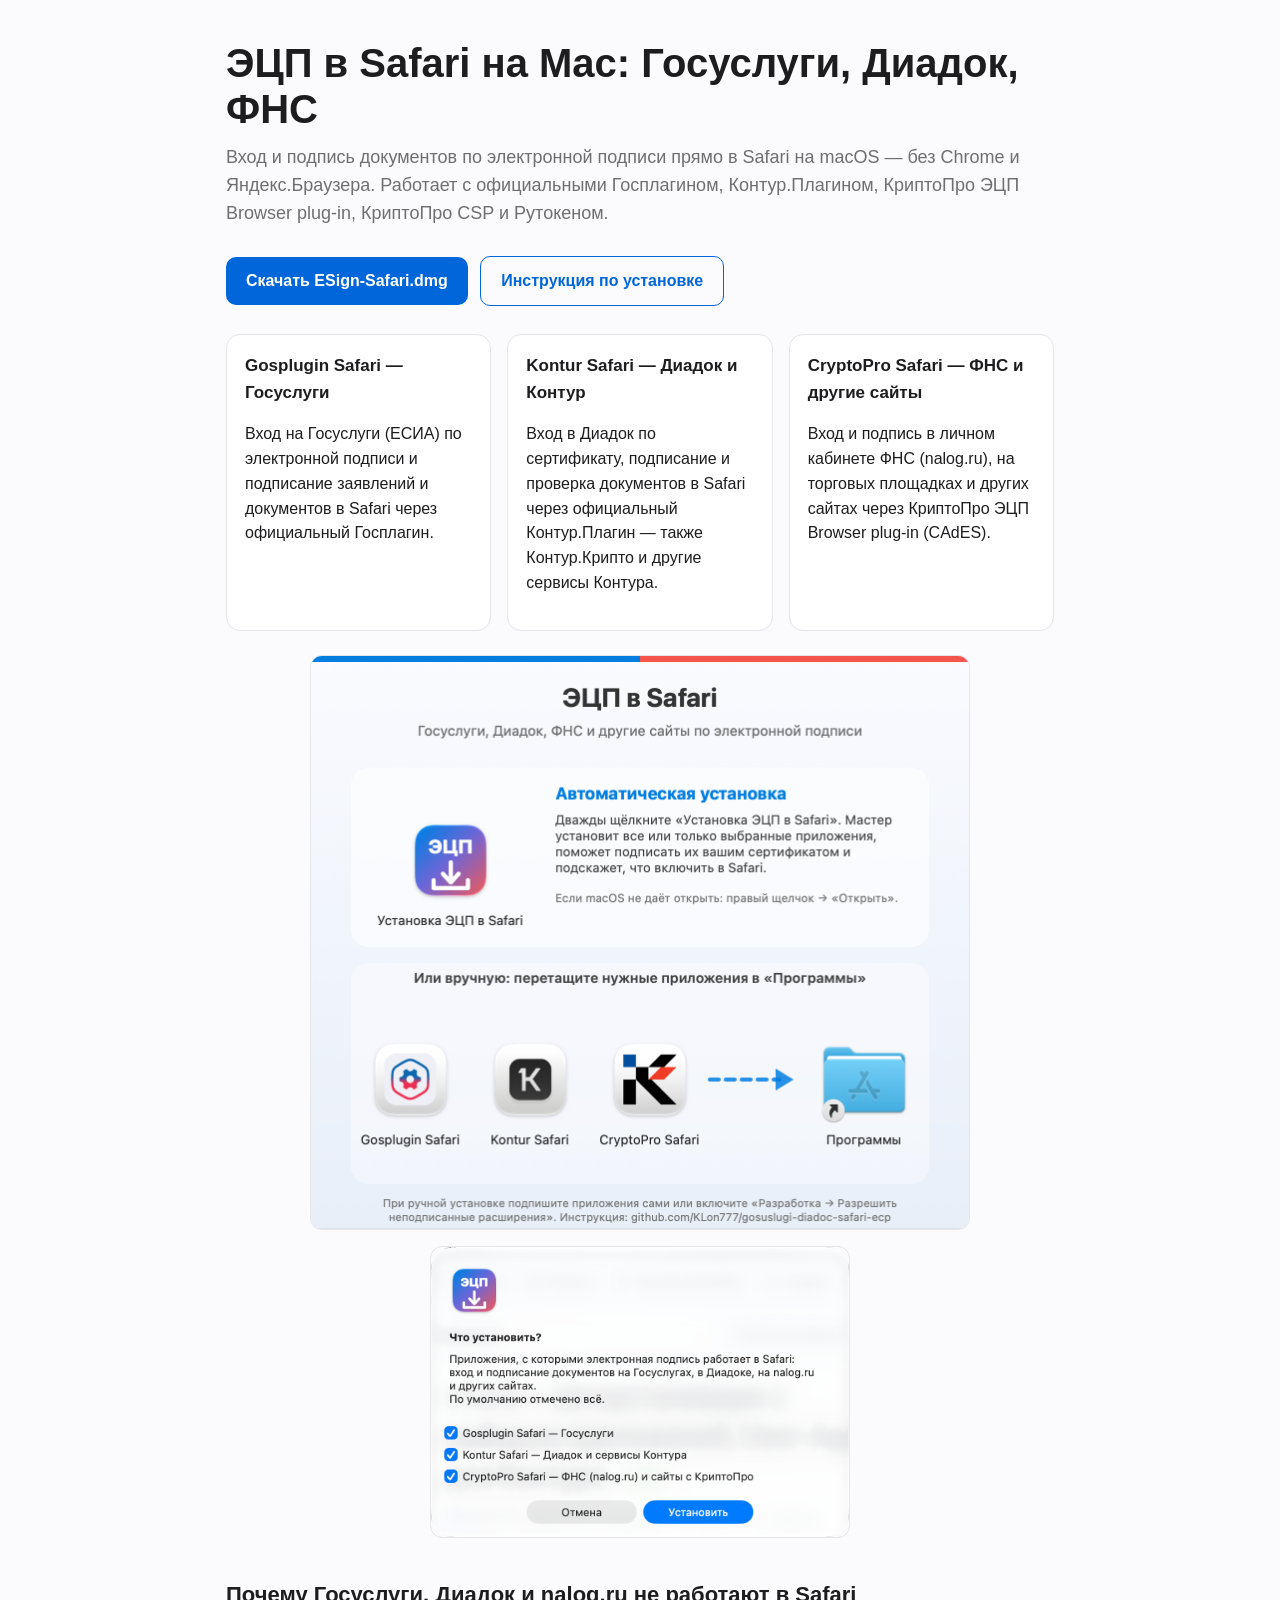
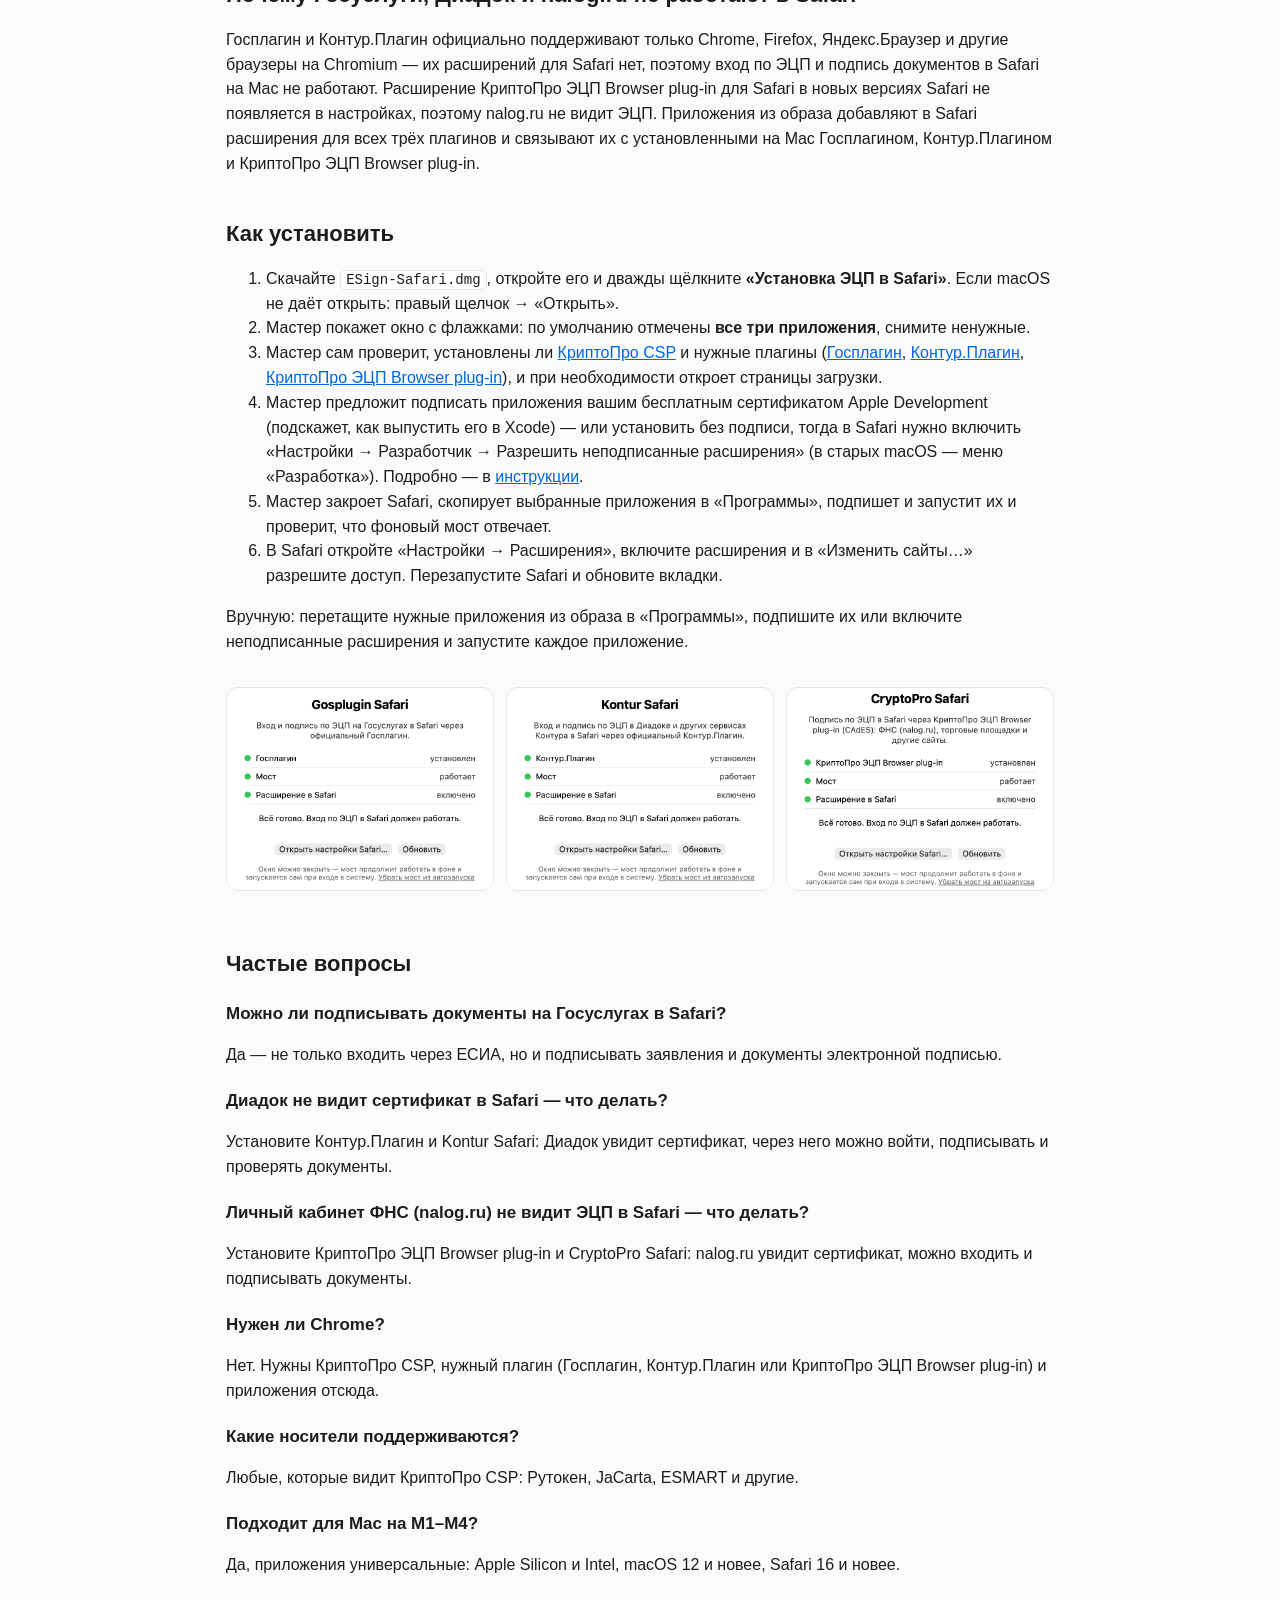
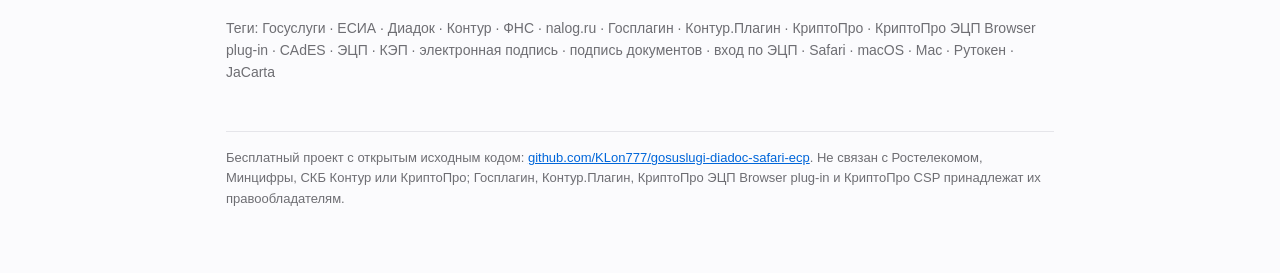
<file: docs/index.html>
<!DOCTYPE html>
<html lang="ru">
<head>
<meta charset="utf-8">
<meta name="viewport" content="width=device-width, initial-scale=1">
<title>ЭЦП в Safari на Mac: Госуслуги, Диадок, ФНС — вход и подпись документов</title>
<meta name="description" content="Как войти по электронной подписи и подписывать документы на Госуслугах, в Диадоке и в личном кабинете ФНС (nalog.ru) в Safari на macOS. Бесплатные приложения Gosplugin Safari, Kontur Safari и CryptoPro Safari для Госплагина, Контур.Плагина и КриптоПро ЭЦП Browser plug-in, КриптоПро CSP, Рутокен.">
<meta name="keywords" content="Госуслуги, ЕСИА, Диадок, Контур, Госплагин, Контур.Плагин, КриптоПро, ЭЦП, КЭП, электронная подпись, подпись документов, вход по ЭЦП, Safari, macOS, Рутокен, JaCarta, Госуслуги Safari, ЭЦП Safari Mac, Госплагин Safari, Диадок Safari, Контур.Плагин macOS, КриптоПро Safari, вход по электронной подписи Mac, подпись документов Safari, ЕСИА Safari, Рутокен Mac, nalog.ru Safari, ФНС ЭЦП Safari, личный кабинет налогоплательщика Safari, КриптоПро ЭЦП Browser plug-in Safari, CAdES Safari, cadesplugin Safari">
<link rel="canonical" href="https://klon777.github.io/gosuslugi-diadoc-safari-ecp/">
<meta property="og:type" content="website">
<meta property="og:locale" content="ru_RU">
<meta property="og:title" content="ЭЦП в Safari на Mac: Госуслуги и Диадок">
<meta property="og:description" content="Вход и подпись документов по ЭЦП на Госуслугах, в Диадоке и на nalog.ru прямо в Safari на macOS.">
<meta property="og:url" content="https://klon777.github.io/gosuslugi-diadoc-safari-ecp/">
<meta property="og:image" content="https://klon777.github.io/gosuslugi-diadoc-safari-ecp/dmg.png">
<script type="application/ld+json">
{
  "@context": "https://schema.org",
  "@type": "SoftwareApplication",
  "name": "Gosplugin Safari, Kontur Safari и CryptoPro Safari",
  "operatingSystem": "macOS 12+",
  "applicationCategory": "UtilitiesApplication",
  "description": "Приложения для macOS, с которыми вход и подпись документов по электронной подписи (ЭЦП) работают в Safari на Госуслугах, в Диадоке, на nalog.ru и других сайтах с КриптоПро ЭЦП Browser plug-in.",
  "offers": {"@type": "Offer", "price": "0", "priceCurrency": "RUB"},
  "downloadUrl": "https://github.com/KLon777/gosuslugi-diadoc-safari-ecp/releases/latest",
  "url": "https://klon777.github.io/gosuslugi-diadoc-safari-ecp/"
}
</script>
<style>
  :root { color-scheme: light dark; --fg:#1d1d1f; --muted:#6e6e73; --bg:#fbfbfd; --card:#fff; --line:#e5e5ea; --accent:#0066d9; }
  @media (prefers-color-scheme: dark) { :root { --fg:#f5f5f7; --muted:#a1a1a6; --bg:#111113; --card:#1c1c1e; --line:#2c2c2e; --accent:#4c9bff; } }
  * { box-sizing: border-box; }
  body { margin:0; background:var(--bg); color:var(--fg); font:16px/1.55 -apple-system, BlinkMacSystemFont, "Segoe UI", Roboto, sans-serif; }
  main { max-width: 860px; margin: 0 auto; padding: 40px 16px 64px; }
  h1 { font-size: clamp(28px, 5vw, 40px); line-height:1.15; margin: 0 0 12px; }
  h2 { font-size: 22px; margin: 40px 0 12px; }
  h3 { font-size: 17px; margin: 20px 0 6px; }
  p, li { color: var(--fg); }
  .lead { font-size: 18px; color: var(--muted); margin: 0 0 24px; }
  .btn { display:inline-block; background:var(--accent); color:#fff; text-decoration:none; padding:12px 20px; border-radius:10px; font-weight:600; margin: 4px 8px 4px 0; }
  .btn.alt { background:transparent; color:var(--accent); border:1px solid var(--accent); }
  .cards { display:grid; grid-template-columns: repeat(auto-fit, minmax(240px, 1fr)); gap:16px; margin: 24px 0; }
  .card { background:var(--card); border:1px solid var(--line); border-radius:14px; padding:18px; }
  .card h3 { margin-top:0; }
  img { max-width:100%; height:auto; border-radius:12px; border:1px solid var(--line); display:block; margin: 16px auto; }
  .shots { display:grid; grid-template-columns: repeat(auto-fit, minmax(260px, 1fr)); gap:12px; }
  code { background: var(--card); border:1px solid var(--line); padding: 1px 5px; border-radius:5px; font-size: 14px; }
  footer { color: var(--muted); font-size: 13px; margin-top: 48px; border-top:1px solid var(--line); padding-top: 16px; }
  a { color: var(--accent); }
  .tags { color: var(--muted); font-size: 14px; margin-top: 40px; }
</style>
</head>
<body>
<main>
<h1>ЭЦП в Safari на Mac: Госуслуги, Диадок, ФНС</h1>
<p class="lead">Вход и подпись документов по электронной подписи прямо в Safari на macOS — без Chrome и Яндекс.Браузера.
Работает с официальными Госплагином, Контур.Плагином, КриптоПро ЭЦП Browser plug-in, КриптоПро CSP и Рутокеном.</p>

<a class="btn" href="https://github.com/KLon777/gosuslugi-diadoc-safari-ecp/releases/latest/download/ESign-Safari.dmg">Скачать ESign-Safari.dmg</a>
<a class="btn alt" href="https://github.com/KLon777/gosuslugi-diadoc-safari-ecp#readme">Инструкция по установке</a>

<div class="cards">
  <div class="card">
    <h3>Gosplugin Safari — Госуслуги</h3>
    <p>Вход на Госуслуги (ЕСИА) по электронной подписи и подписание заявлений и документов в Safari через официальный Госплагин.</p>
  </div>
  <div class="card">
    <h3>Kontur Safari — Диадок и Контур</h3>
    <p>Вход в Диадок по сертификату, подписание и проверка документов в Safari через официальный Контур.Плагин — также Контур.Крипто и другие сервисы Контура.</p>
  </div>
  <div class="card">
    <h3>CryptoPro Safari — ФНС и другие сайты</h3>
    <p>Вход и подпись в личном кабинете ФНС (nalog.ru), на торговых площадках и других сайтах через КриптоПро ЭЦП Browser plug-in (CAdES).</p>
  </div>
</div>

<img src="dmg.png" width="660" alt="Образ ESign-Safari.dmg: мастер «Установка ЭЦП в Safari» и приложения Gosplugin Safari, Kontur Safari, CryptoPro Safari">

<img src="wizard.png" width="420" alt="Мастер «Установка ЭЦП в Safari»: выбор приложений флажками, по умолчанию отмечены все">

<h2>Почему Госуслуги, Диадок и nalog.ru не работают в Safari</h2>
<p>Госплагин и Контур.Плагин официально поддерживают только Chrome, Firefox, Яндекс.Браузер и другие браузеры на Chromium —
их расширений для Safari нет, поэтому вход по ЭЦП и подпись документов в Safari на Mac не работают.
Расширение КриптоПро ЭЦП Browser plug-in для Safari в новых версиях Safari не появляется в настройках, поэтому nalog.ru не видит ЭЦП.
Приложения из образа добавляют в Safari расширения для всех трёх плагинов и связывают их с установленными на Mac
Госплагином, Контур.Плагином и КриптоПро ЭЦП Browser plug-in.</p>

<h2>Как установить</h2>
<ol>
  <li>Скачайте <code>ESign-Safari.dmg</code>, откройте его и дважды щёлкните <b>«Установка ЭЦП в Safari»</b>.
    Если macOS не даёт открыть: правый щелчок → «Открыть».</li>
  <li>Мастер покажет окно с флажками: по умолчанию отмечены <b>все три приложения</b>, снимите ненужные.</li>
  <li>Мастер сам проверит, установлены ли <a href="https://www.cryptopro.ru/products/csp/downloads">КриптоПро CSP</a> и нужные плагины
    (<a href="https://www.gosuslugi.ru/landing/gosplugin">Госплагин</a>, <a href="https://install.kontur.ru">Контур.Плагин</a>,
    <a href="https://www.cryptopro.ru/products/cades/plugin">КриптоПро ЭЦП Browser plug-in</a>), и при необходимости откроет страницы загрузки.</li>
  <li>Мастер предложит подписать приложения вашим бесплатным сертификатом Apple Development (подскажет, как выпустить его в Xcode) —
    или установить без подписи, тогда в Safari нужно включить «Настройки → Разработчик → Разрешить неподписанные расширения» (в старых macOS — меню «Разработка»).
    Подробно — в <a href="https://github.com/KLon777/gosuslugi-diadoc-safari-ecp#readme">инструкции</a>.</li>
  <li>Мастер закроет Safari, скопирует выбранные приложения в «Программы», подпишет и запустит их и проверит, что фоновый мост отвечает.</li>
  <li>В Safari откройте «Настройки → Расширения», включите расширения и в «Изменить сайты…» разрешите доступ. Перезапустите Safari и обновите вкладки.</li>
</ol>
<p>Вручную: перетащите нужные приложения из образа в «Программы», подпишите их или включите неподписанные расширения и запустите каждое приложение.</p>

<div class="shots">
  <img src="app-gosplugin.png" alt="Окно Gosplugin Safari: Госплагин установлен, мост работает, расширение включено">
  <img src="app-kontur.png" alt="Окно Kontur Safari: Контур.Плагин установлен, мост работает, расширение включено">
  <img src="app-cryptopro.png" alt="Окно CryptoPro Safari: КриптоПро ЭЦП Browser plug-in установлен, мост работает, расширение включено">
</div>

<h2>Частые вопросы</h2>
<h3>Можно ли подписывать документы на Госуслугах в Safari?</h3>
<p>Да — не только входить через ЕСИА, но и подписывать заявления и документы электронной подписью.</p>
<h3>Диадок не видит сертификат в Safari — что делать?</h3>
<p>Установите Контур.Плагин и Kontur Safari: Диадок увидит сертификат, через него можно войти, подписывать и проверять документы.</p>
<h3>Личный кабинет ФНС (nalog.ru) не видит ЭЦП в Safari — что делать?</h3>
<p>Установите КриптоПро ЭЦП Browser plug-in и CryptoPro Safari: nalog.ru увидит сертификат, можно входить и подписывать документы.</p>
<h3>Нужен ли Chrome?</h3>
<p>Нет. Нужны КриптоПро CSP, нужный плагин (Госплагин, Контур.Плагин или КриптоПро ЭЦП Browser plug-in) и приложения отсюда.</p>
<h3>Какие носители поддерживаются?</h3>
<p>Любые, которые видит КриптоПро CSP: Рутокен, JaCarta, ESMART и другие.</p>
<h3>Подходит для Mac на M1–M4?</h3>
<p>Да, приложения универсальные: Apple Silicon и Intel, macOS 12 и новее, Safari 16 и новее.</p>

<p class="tags">Теги: Госуслуги · ЕСИА · Диадок · Контур · ФНС · nalog.ru · Госплагин · Контур.Плагин · КриптоПро · КриптоПро ЭЦП Browser plug-in · CAdES · ЭЦП · КЭП · электронная подпись · подпись документов · вход по ЭЦП · Safari · macOS · Mac · Рутокен · JaCarta</p>
<footer>
  Бесплатный проект с открытым исходным кодом: <a href="https://github.com/KLon777/gosuslugi-diadoc-safari-ecp">github.com/KLon777/gosuslugi-diadoc-safari-ecp</a>.
  Не связан с Ростелекомом, Минцифры, СКБ Контур или КриптоПро; Госплагин, Контур.Плагин, КриптоПро ЭЦП Browser plug-in и КриптоПро CSP принадлежат их правообладателям.
</footer>
</main>
</body>
</html>
</file>
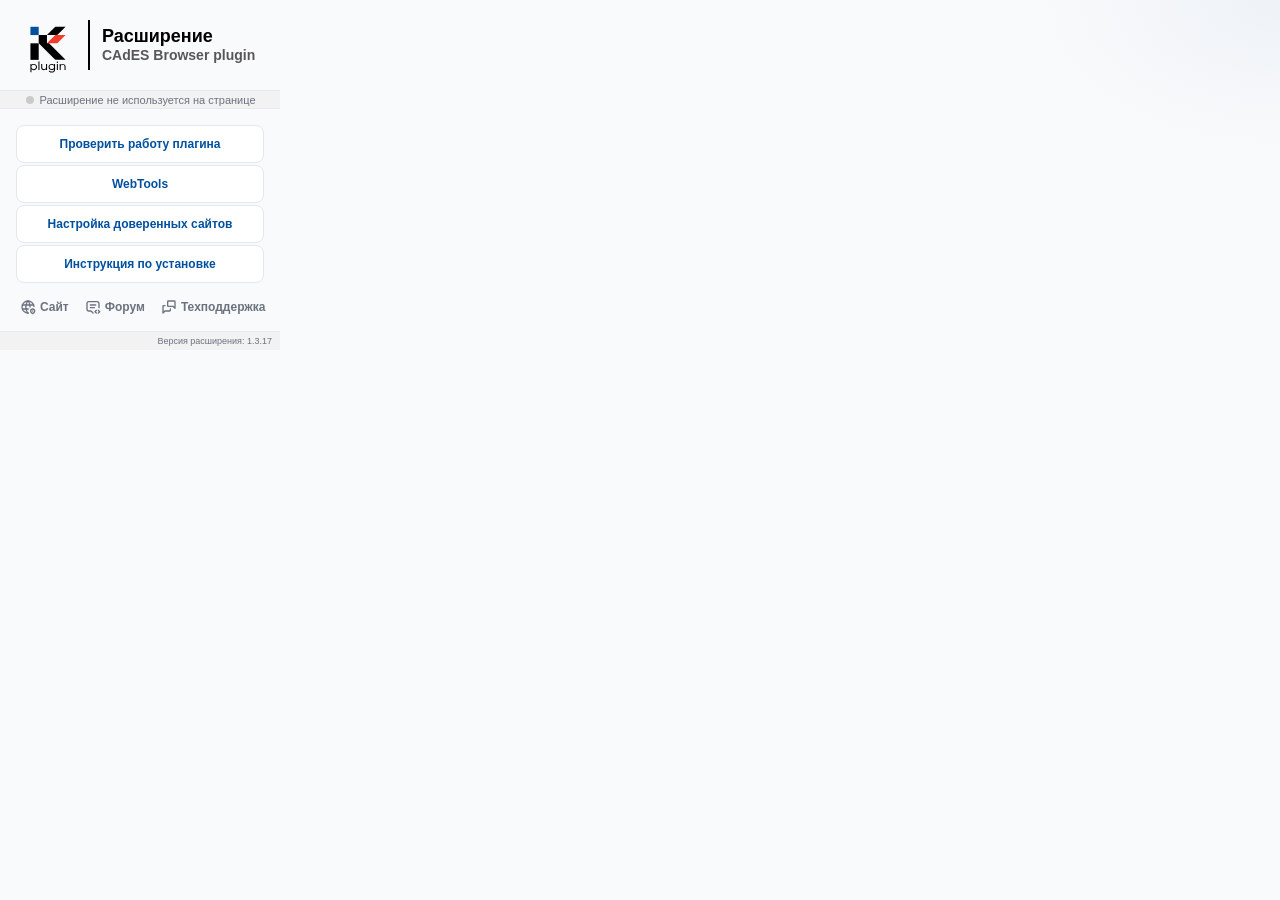
<file: CryptoPro Safari/CryptoPro Safari Extension/Resources/popup_default.html>
﻿<html xmlns="http://www.w3.org/1999/xhtml">
<head>
    <meta name="robots" content="noindex, nofollow" charset="utf-8" />
    <link href="popup.css" rel="stylesheet" type="text/css" />
</head>
<body>
    <section class="product">
        <a href="#" id="logo">
            <img class="logo" src="icons/logo_plugin.svg" />
        </a>
        <div class="vertical-line"></div>
        <div class="name">
            <span class="name-company">Расширение</span>
            <span class="name-product">CAdES Browser plugin</span>
        </div>
    </section>
    <section class="status notactive">
        <svg height="12" width="12">
            <circle cx="6" cy="8" r="4" fill="#cacaca" />
        </svg>
        <span>Расширение не используется на странице</span>
    </section>
    <section class="links">
        <a href="#" class="link link-btn" id="button_check_available">
            Проверить работу плагина
        </a>
        <a href="#" class="link link-btn" id="button_webtools">
            WebTools
        </a>
        <a href="#" class="link link-btn" id="button_trusted_sites">
            Настройка доверенных сайтов
        </a>
        <a href="#" class="link link-btn" id="button_instruction">
            Инструкция по установке
        </a>
    </section>
    <section class="links inline">
        <a href="#" class="link" id="button_site">
            <svg xmlns="http://www.w3.org/2000/svg" width="16" height="16" viewBox="0 0 24 24" fill="none" stroke="currentColor" stroke-width="2" stroke-linecap="round" stroke-linejoin="round"><path stroke="none" d="M0 0h24v24H0z" fill="none"/><path d="M20.972 11.291a9 9 0 1 0 -8.322 9.686" /><path d="M3.6 9h16.8" /><path d="M3.6 15h8.9" /><path d="M11.5 3a17 17 0 0 0 0 18" /><path d="M12.5 3a16.986 16.986 0 0 1 2.578 9.018" /><path d="M21.121 20.121a3 3 0 1 0 -4.242 0c.418 .419 1.125 1.045 2.121 1.879c1.051 -.89 1.759 -1.516 2.121 -1.879" /><path d="M19 18v.01" /></svg>
            Сайт
        </a>
        <a href="#" class="link" id="button_forum">
            <svg xmlns="http://www.w3.org/2000/svg" width="16" height="16" viewBox="0 0 24 24" fill="none" stroke="currentColor" stroke-width="2" stroke-linecap="round" stroke-linejoin="round"><path stroke="none" d="M0 0h24v24H0z" fill="none"></path><path d="M8 9h8"></path><path d="M8 13h6"></path><path d="M12 21l-1 -1l-2 -2h-3a3 3 0 0 1 -3 -3v-8a3 3 0 0 1 3 -3h12a3 3 0 0 1 3 3v6"></path><path d="M20 21l2 -2l-2 -2"></path><path d="M17 17l-2 2l2 2"></path></svg>
            Форум
        </a>
        <a href="#" class="link" id="button_support">
            <svg xmlns="http://www.w3.org/2000/svg" width="16" height="16" viewBox="0 0 24 24" fill="none" stroke="currentColor" stroke-width="2" stroke-linecap="round" stroke-linejoin="round"><path stroke="none" d="M0 0h24v24H0z" fill="none"/><path d="M21 14l-3 -3h-7a1 1 0 0 1 -1 -1v-6a1 1 0 0 1 1 -1h9a1 1 0 0 1 1 1v10" /><path d="M14 15v2a1 1 0 0 1 -1 1h-7l-3 3v-10a1 1 0 0 1 1 -1h2" /></svg>
            Техподдержка
        </a>
    </section>
    <footer>
        Версия расширения: 1.3.17
    </footer>
    <script language="javascript" src="popup.js"></script>
</body>
</html>
</file>
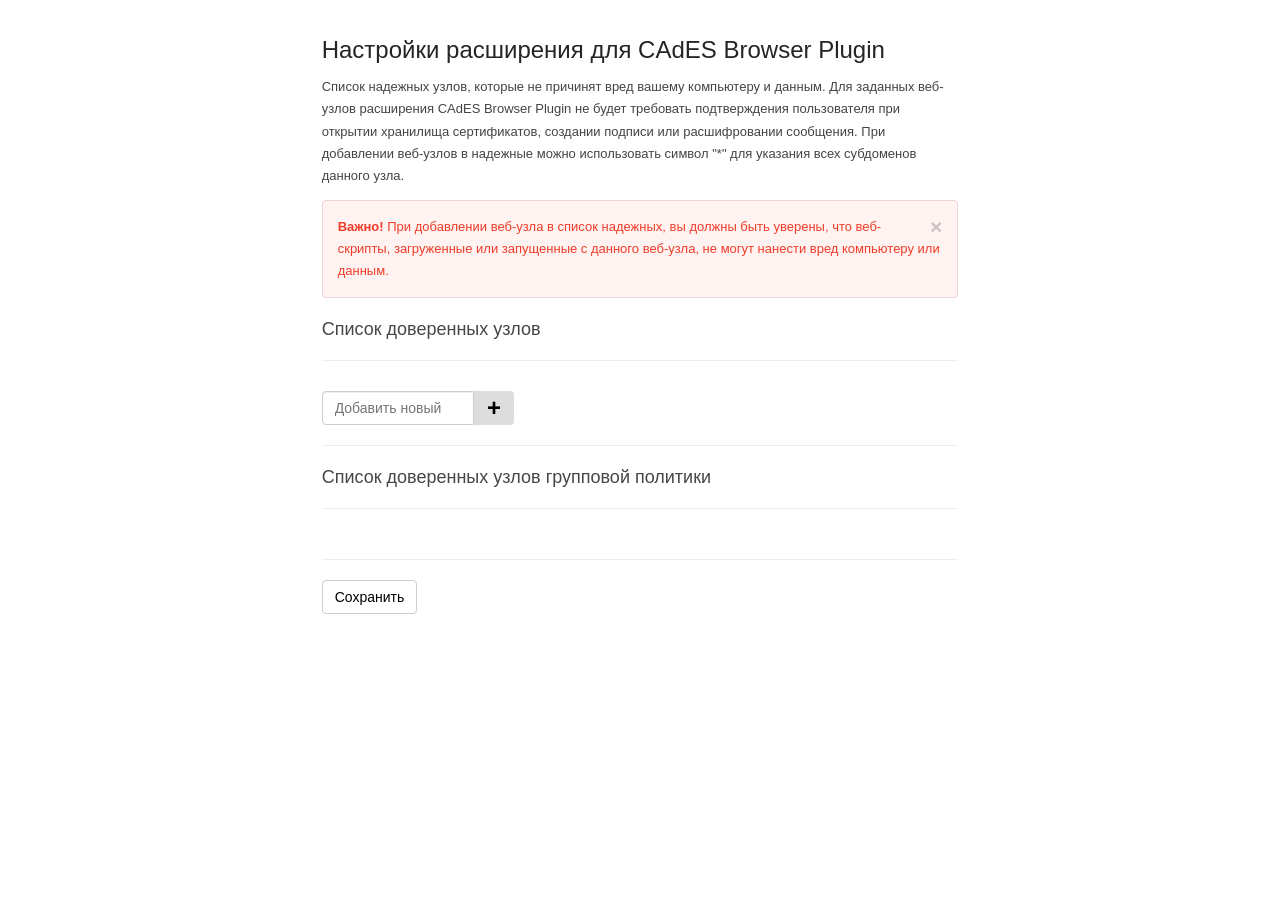
<file: CryptoPro Safari/CryptoPro Safari Extension/Resources/trusted_sites.html>
<!DOCTYPE HTML PUBLIC "-//W3C//DTD XHTML 1.0 Transitional//EN" "http://www.w3.org/TR/xhtml1/DTD/xhtml1-transitional.dtd">
<html xmlns="http://www.w3.org/1999/xhtml">
<head>
    <meta http-equiv="Content-Type" content="text/html; charset=UTF-8" />
    <title>Настройки ЭЦП Browser Plugin</title>
    <meta name="viewport" content="width=device-width, initial-scale=1.0" />
    <meta http-equiv="X-UA-Compatible" content="IE=edge" />
    <link rel="shortcut icon" href="/icons/favicon.png">
    <script type="text/javascript" src="trusted_sites.js"></script>
    <script type="text/javascript" src="nmcades_plugin_api.js"></script>
    <script type="text/javascript" src="content.js"></script>
    <style type="text/css">
        object.hiddenObject {
            visibility: hidden;
            width: 0;
            height: 0;
            margin: 0;
            padding: 0;
            border-style: none;
            border-width: 0;
            max-width: 0;
            max-height: 0;
        }

        html {
            height: 100%;
            font-size: 62.5%;
            box-sizing: border-box;
        }

        body {
            display: block;
            box-sizing: border-box;
            margin: 0;
            height: 100%;
            font: 13px/1.7em Arial, 'Liberation Sans', Arimo, Roboto, sans-serif;
            color: #444444;
            background-color: white;
        }

        *, *:before, *:after {
            -webkit-box-sizing: border-box;
            -moz-box-sizing: border-box;
            box-sizing: border-box;
        }

        div.container {
            max-width: 1000px;
            width: 100%;
            margin-left: auto;
            margin-right: auto;
            padding-left: 15px;
            padding-right: 15px;
        }

        .container:before, .container:after {
            display: table;
            content: " ";
        }

        .container:after {
            clear: both;
        }

        div.row {
            margin-left: -15px;
            margin-right: -15px;
            box-sizing: border-box;
        }

        .row:before, .row:after {
            display: table;
            content: " ";
        }

        div.centralBlock {
            width: 66.67%;
            float: left;
            min-height: 1px;
            padding-left: 15px;
            padding-right: 15px;
            position: relative;
            box-sizing: border-box;
        }

        div.shift {
            display: block !important;
            min-height: 1px;
            padding-left: 15px;
            padding-right: 15px;
            position: relative;
            width: 16.67%;
            float: left;
        }

        h1 {
            margin-top: 1.54em;
            color: #252525;
            font-size: 24px;
            margin-bottom: 10px;
            font-weight: 500;
            line-height: 1.1;
            margin-left: 0;
            margin-right: 0;
            box-sizing: border-box;
        }

        div.alert {
            box-sizing: border-box;
            transition-delay: 0;
            transition-duration: 0.15s;
            transition-property: opacity;
            transition-timing-function: cubic-bezier(0, 0, 1, 1);
            background-color: #f03c280f;
            border-bottom-color: #EED3D7;
            border-left-color: #EED3D7;
            border-right-color: #EED3D7;
            border-top-color: #EED3D7;
            color: #f03c28;
            border-bottom-left-radius: 4px;
            border-bottom-right-radius: 4px;
            border-bottom-style: solid;
            border-bottom-width: 1px;
            border-left-style: solid;
            border-left-width: 1px;
            border-right-style: solid;
            border-right-width: 1px;
            border-top-left-radius: 4px;
            border-top-right-radius: 4px;
            border-top-style: solid;
            border-top-width: 1px;
            margin-bottom: 20px;
            padding-bottom: 15px;
            padding-left: 15px;
            padding-right: 15px;
            padding-top: 15px;
            opacity: 1;
        }

        div.success {
            box-sizing: border-box;
            transition-delay: 0;
            transition-duration: 0.15s;
            transition-property: opacity;
            transition-timing-function: cubic-bezier(0, 0, 1, 1);
            background-color: #ccfcda;
            border-bottom-color: #99e1ae;
            border-left-color: #99e1ae;
            border-right-color: #99e1ae;
            border-top-color: #99e1ae;
            color: #126c3a;
            border-bottom-left-radius: 4px;
            border-bottom-right-radius: 4px;
            border-bottom-style: solid;
            border-bottom-width: 1px;
            border-left-style: solid;
            border-left-width: 1px;
            border-right-style: solid;
            border-right-width: 1px;
            border-top-left-radius: 4px;
            border-top-right-radius: 4px;
            border-top-style: solid;
            border-top-width: 1px;
            margin-bottom: 20px;
            padding-bottom: 15px;
            padding-left: 15px;
            padding-right: 15px;
            padding-top: 15px;
            opacity: 1;
        }

        button, html input[type="button"] {
            cursor: pointer;
        }

            button.close {
                border-style: none;
                border-color: currentColor;
                border-width: 0;
                margin: 0;
                padding: 0;
                float: right;
                text-align: center;
                text-indent: 0;
                white-space: nowrap;
                font-size: 21px;
                font-weight: 700;
                line-height: 1;
                text-transform: none;
                color: #000000;
                opacity: 0.2;
                text-shadow: 0 1px 0 #FFFFFF;
                background-clip: border-box;
                background-origin: padding-box;
                background-size: auto;
                cursor: pointer;
                box-sizing: border-box;
                display: inline-block;
                background-color: transparent;
            }

        h2 {
            color: #464646;
            font-size: 18px;
            font-weight: 400;
        }

        ul.nodeslist {
            list-style-image: none;
            list-style-position: outside;
            list-style-type: none;
            padding-left: 0;
            margin-bottom: 10px;
            margin-top: 0;
            box-sizing: border-box;
        }

        button.close.pull-left {
            float: left !important;
            margin-right: 5px;
        }

        .close:hover, .close:focus {
            color: #000000;
            cursor: pointer;
            opacity: 0.5;
            text-decoration: none;
            outline: none;
        }

        .close:focus {
            opacity: 1;
            color: #f03c28;
        }

        div.add-new {
            min-height: 1px;
            padding-left: 15px;
            padding-right: 15px;
            position: relative;
            float: left;
            width: 33.33%;
            box-sizing: border-box;
        }

        div.input-group {
            border-collapse: separate;
            display: table;
            position: relative;
            box-sizing: border-box;
        }

        input.form-control {
            background-color: #FFFFFF;
            border-bottom-color: #CCCCCC;
            border-bottom-left-radius: 4px;
            border-bottom-right-radius: 0;
            border-bottom-style: solid;
            border-bottom-width: 1px;
            border-left-color: #CCCCCC;
            border-left-style: solid;
            border-left-width: 1px;
            border-right-color: #CCCCCC;
            border-right-style: solid;
            border-right-width: 1px;
            border-top-color: #CCCCCC;
            border-top-left-radius: 4px;
            border-top-right-radius: 0;
            border-top-style: solid;
            border-top-width: 1px;
            border-collapse: separate;
            box-shadow: inset 0 1px 1px rgba(0, 0, 0, 0.071);
            color: #555555;
            display: table-cell;
            font-size: 14px;
            height: 34px;
            line-height: 1.43;
            padding-bottom: 6px;
            padding-left: 12px;
            padding-right: 12px;
            padding-top: 6px;
            transition-delay: 0, 0;
            transition-duration: 0.15s, 0.15s;
            transition-property: border-color, box-shadow;
            transition-timing-function: cubic-bezier(0.42, 0, 0.58, 1), cubic-bezier(0.42, 0, 0.58, 1);
            vertical-align: middle;
            width: 100%;
            margin-bottom: 0;
            box-sizing: border-box;
        }

            input.form-control:focus {
                border-color: #66afe9;
                outline: 0;
                -webkit-box-shadow: inset 0 1px 1px rgba(0,0,0,0.075),0 0 8px rgba(102,175,233,0.6);
                box-shadow: inset 0 1px 1px rgba(0,0,0,0.075),0 0 8px rgba(102,175,233,0.6);
            }

        span.input-group-btn {
            position: relative;
            white-space: nowrap;
            vertical-align: middle;
            white-space: nowrap;
            width: 1%;
            display: table-cell;
        }

        button.add {
            display: inline-block;
            font-style: normal;
            font-weight: 400;
            border-bottom-color: transparent;
            border-bottom-left-radius: 0px;
            border-bottom-right-radius: 4px;
            border-bottom-style: solid;
            border-bottom-width: 1px;
            border-left-color: transparent;
            border-left-style: solid;
            border-left-width: 1px;
            border-right-color: transparent;
            border-right-style: solid;
            border-right-width: 1px;
            border-top-color: transparent;
            border-top-left-radius: 0px;
            border-top-right-radius: 4px;
            border-top-style: solid;
            border-top-width: 1px;
            cursor: pointer;
            font-size: 24px;
            font-weight: 700;
            height: 34px;
            line-height: 20px;
            margin: 0px;
            padding-bottom: 6px;
            padding-left: 12px;
            padding-right: 12px;
            padding-top: 6px;
            text-align: center;
            vertical-align: middle;
            white-space: normal;
            background-color: #DDDDDD;
        }

            button.add:hover, button.add:focus {
                color: #333333;
                text-decoration: none;
            }

            button.add:focus {
                border: thin solid #66afe9;
                outline: 5px auto -webkit-focus-ring-color;
                outline-offset: -2px;
                -webkit-box-shadow: inset 0 1px 1px rgba(0,0,0,0.075),0 0 8px rgba(102,175,233,0.6);
                box-shadow: inset 0 1px 1px rgba(0,0,0,0.075),0 0 8px rgba(102,175,233,0.6);
            }

        div.btn-group {
            display: inline-block;
            position: relative;
            vertical-align: middle;
            box-sizing: border-box;
        }

        button.submit:hover, button.submit:focus, button.submit:active {
            color: #fff;
            background-color: #035e90;
            border-color: #adadad;
        }

        button.submit {
            display: inline-block;
            padding: 6px 12px;
            margin-bottom: 0;
            font-size: 14px;
            font-weight: normal;
            line-height: 1.428571429;
            text-align: center;
            white-space: normal;
            vertical-align: middle;
            cursor: pointer;
            border: 1px solid transparent;
            border-radius: 4px;
            -webkit-user-select: none;
            -moz-user-select: none;
            -ms-user-select: none;
            -o-user-select: none;
            user-select: none;
            position: relative;
            float: left;
            background-color: #fff;
            border-color: #ccc;
        }

        hr {
            margin-top: 20px;
            margin-bottom: 20px;
            border: 0;
            border-top: 1px solid #eee;
            height: 0;
            -moz-box-sizing: content-box;
            box-sizing: content-box;
        }
    </style>
</head>
<body>
    <div class="container">
        <div class="row">
            <div class="shift">
            </div>
            <div class="centralBlock" id="centralBlock">
                <h1 id="centralBlockHeader">
                    Настройки расширения для CAdES Browser Plugin
                </h1>
                <p>
                    Список надежных узлов, которые не причинят вред вашему компьютеру и данным. Для
                    заданных веб-узлов расширения CAdES Browser Plugin не будет требовать подтверждения
                    пользователя при открытии хранилища сертификатов, создании подписи или расшифровании
                    сообщения. При добавлении веб-узлов в надежные можно использовать символ "*" для
                    указания всех субдоменов данного узла.
                </p>
                <div class="alert">
                    <button id="btn_trust_note" type="button" class="close">×</button>
                    <b>Важно!</b> При добавлении веб-узла в список надежных, вы должны быть уверены,
                    что веб-скрипты, загруженные или запущенные с данного веб-узла, не могут нанести
                    вред компьютеру или данным.
                </div>
                <h2>
                    Список доверенных узлов
                </h2>
                <div class="alert" id="untrustedSitesDisabledMsg" style="display: none;">
                </div>
                <hr />
                <div class="row">
                    <div class="container">
                        <ul class="nodeslist" id="nodes_list"></ul>
                        <div class="row">
                            <div class="add-new">
                                <div class="input-group">
                                    <input type="text" class="form-control" placeholder="Добавить новый" id="new_node_name" />
                                    <span class="input-group-btn">
                                        <button type="button" class="add" id="add_button">
                                            +
                                        </button>
                                    </span>
                                </div>
                            </div>
                        </div>
                    </div>
                </div>
                <hr id="sitesLine1" />
                <h2 id="groupPolicySitesLabel">
                    Список доверенных узлов групповой политики
                </h2>
                <hr id="groupPolicySitesLine1" />
                <div class="row">
                    <div class="container">
                        <ul class="nodeslist" id="nodes_listGP"></ul>
                    </div>
                </div>
                <hr id="groupPolicySitesLine2" />
                <div class="btn-group">
                    <button type="submit" name="save" id="btn_save" class="submit" value="1">
                        Сохранить
                    </button>
                </div>
            </div>
        </div>
    </div>
</body>
</html>
</file>
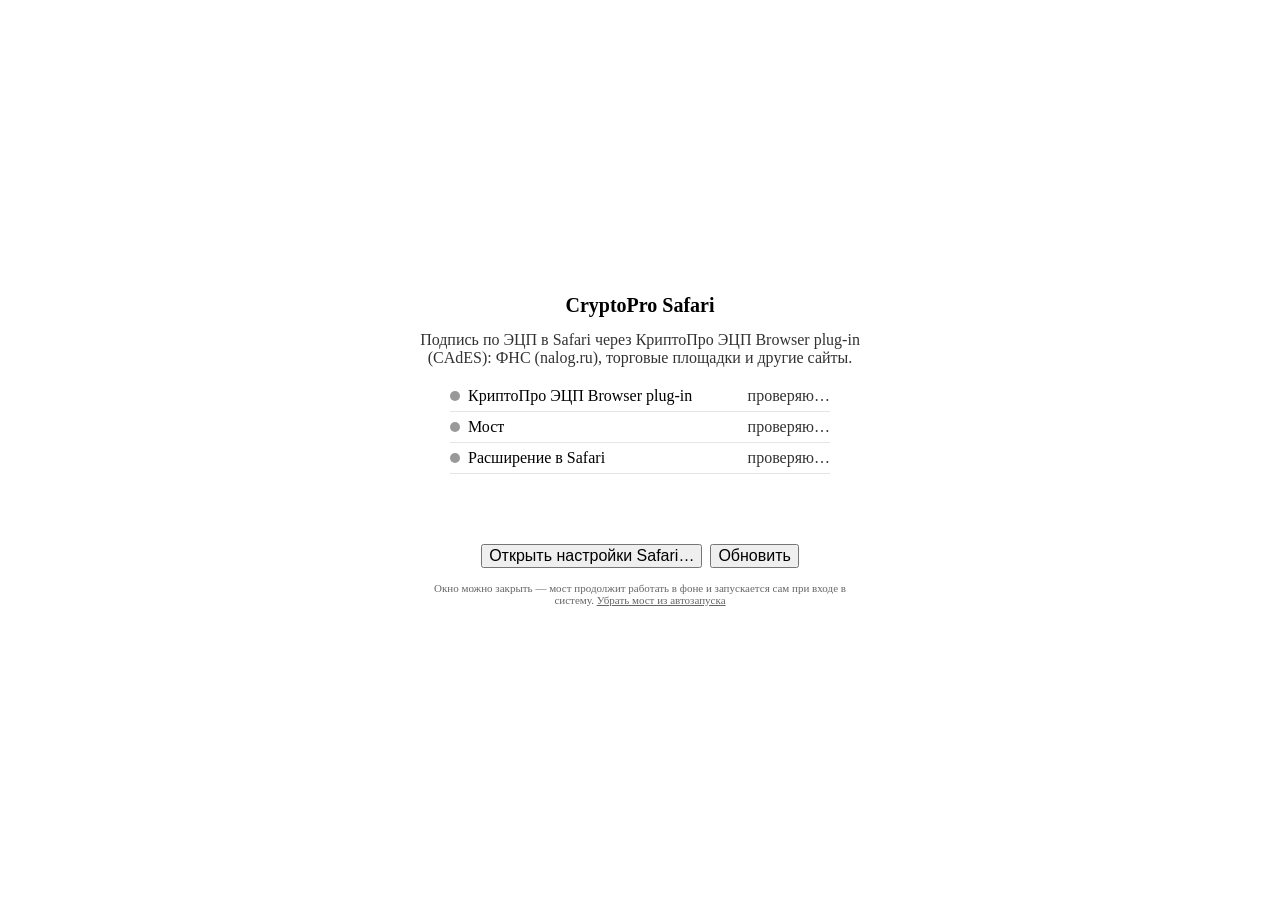
<file: CryptoPro Safari/CryptoPro Safari/Resources/Base.lproj/Main.html>
<!DOCTYPE html>
<html lang="ru">
<head>
    <meta http-equiv="Content-Type" content="text/html; charset=utf-8">
    <meta http-equiv="Content-Security-Policy" content="default-src 'self'">
    <meta name="viewport" content="width=device-width, initial-scale=1, user-scalable=no">
    <link rel="stylesheet" href="../Style.css">
    <script src="../Script.js" defer></script>
</head>
<body>
    <h1>CryptoPro Safari</h1>
    <p class="lead">Подпись по ЭЦП в Safari через КриптоПро ЭЦП Browser plug-in (CAdES): ФНС (nalog.ru), торговые площадки и другие сайты.</p>

    <ul class="status">
        <li id="plugin"><span class="dot"></span><span class="label">КриптоПро ЭЦП Browser plug-in</span><span class="value">проверяю…</span></li>
        <li id="bridge"><span class="dot"></span><span class="label">Мост</span><span class="value">проверяю…</span></li>
        <li id="extension"><span class="dot"></span><span class="label">Расширение в Safari</span><span class="value">проверяю…</span></li>
    </ul>

    <p class="hint" id="hint"></p>

    <div class="buttons">
        <button class="primary" id="open">Открыть настройки Safari…</button>
        <button id="refresh">Обновить</button>
    </div>
    <p class="small">Окно можно закрыть — мост продолжит работать в фоне и запускается сам при входе в систему.
        <a href="#" id="uninstall">Убрать мост из автозапуска</a></p>
</body>
</html>
</file>
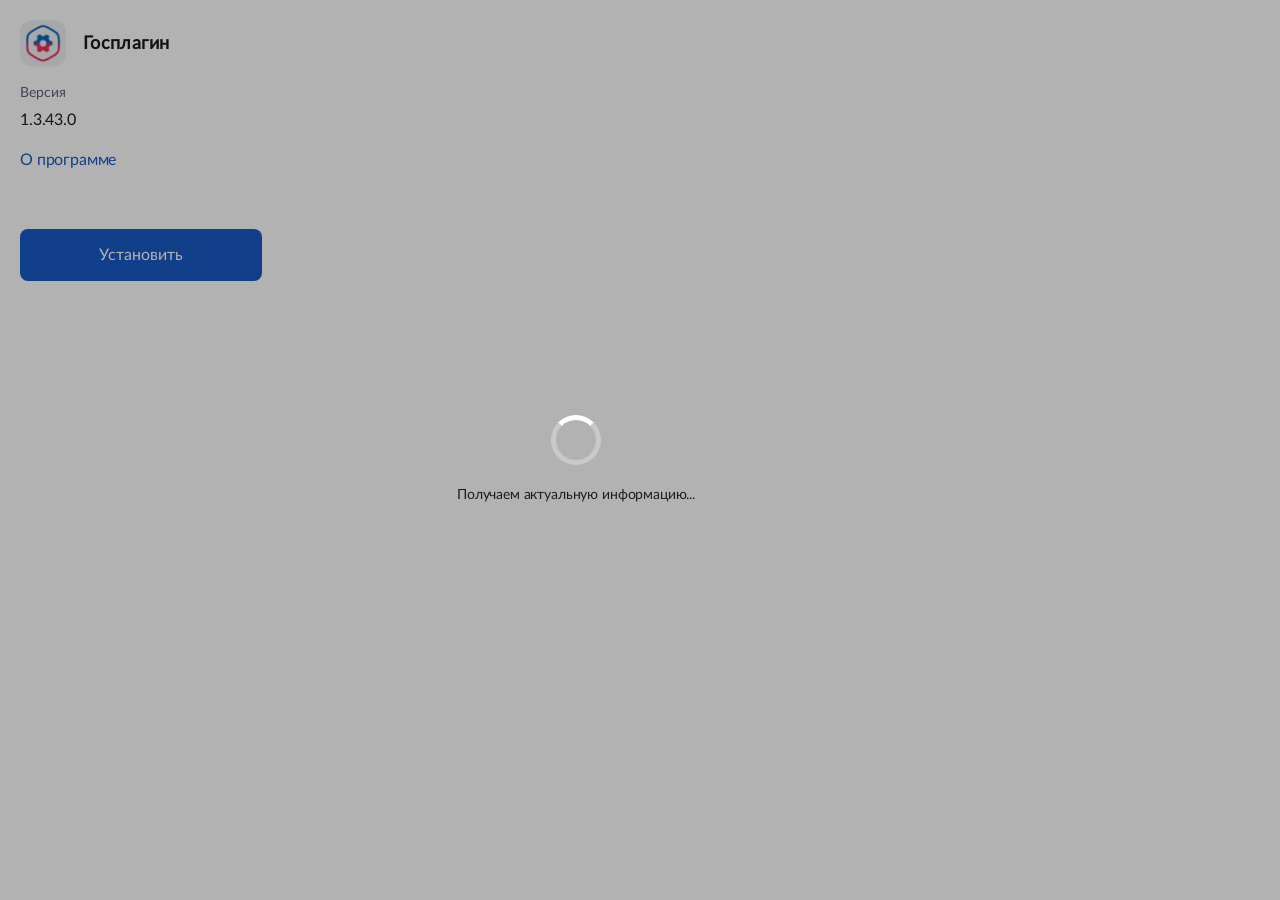
<file: Gosplugin Safari/Gosplugin Safari Extension/Resources/popup/popup.htm>
﻿<!DOCTYPE html>
<html>
     <head>
          <meta charset="utf-8">
          <title>Госплагин</title>
          <link href="./fonts.css" rel="stylesheet" type="text/css">
          <script src="../includes/formats.js"></script>
          <script src="../includes/lib/jquery.min.js"></script>
          <script src="../includes/lib/crypto-js.js"></script>
          <script src="../includes/_core/error_handler.js"></script>
          <script src="popup.js"></script>
          <style>
               * {
                   font-family: "LatoWeb";
                   font-size: 10pt;
                   padding: 0;
                   margin: 0;
               }
               html {
                   width: 282px;
                   min-height: 304px;
                   overflow: hidden;
               }
               body {
                   width: 282px;
                   min-height: 304px;
                   overflow: hidden;
               }
               li::marker {
                    color: #4D83FA;
                    font-size: 1.8em;
                }
               div.anchor {
                    display: none;
               }
               div.anchor.active {
                    display: block;
               }
               div.warning {
                    color: #F2994A;
               }
               div.error {
                    color: #CF1818;
               }
               div.blocks {
                    margin-top: 4px;
                    border-bottom: 1px solid white; 
               }
               div.block {
                    height: 220px; 
                    overflow-y: scroll; 
                    overflow-x: hidden; 
                    scrollbar-width: thin;
                    scrollbar-color: #9DACCE transparent;
               }
               div.logo {
                    overflow: auto;
               }
               div.space{
                 background-color: transparent;
                 height: 4px;
                 display: block;
               }

               button.download {
                  margin-top: 4px;
               }

               .text {
                    font-style: normal;
                    font-weight: 400;
                    font-size: 16px;
                    line-height: 23px;
                    align-items: center;
                    letter-spacing: -0.15px;
                    color: #1D1D1D;
                    flex: none;
                    order: 1;
                    align-self: stretch;
                    flex-grow: 0;
                    margin-top: 8px;
                    margin-bottom: 8px;
               }
               .list {
                   font-style: normal;
                   font-weight: 400;
                   font-size: 16px;
                   line-height: 16px;
                   align-items: center;
                   letter-spacing: -0.15px;
                   color: #1D1D1D;
                   flex: none;
                   order: 1;
                   align-self: stretch;
                   flex-grow: 0;
                   margin-top: 8px;
                   margin-bottom: 8px;
               }
               .logo {
                    margin-bottom: 5px;
               }
               .tab {
                  margin: 20px;
                  margin-right: 4px;
               }
               a {
                   vertical-align: top;
                   font-size: 12px;
                   height: 32px;
                   border-width: 0px;
                   background: transparent;
                   color: #1957A6;
                   text-decoration: none;
               }
               a:hover {
                   color: #1B4584;
               }
               .link-button {
                   vertical-align: top;
                   width: 90%; 
                   border-width: 0px;
                   background: transparent;
                   color: #0D4CD3;
                   text-align: left;
                   font-weight: 400;
                   font-size: 16px;
                   line-height: 24px;
               }
               .push-button {
                    font-size: 16px;
                    color:  white;
                    display: flex;
                    flex-direction: row;
                    justify-content: center;
                    align-items: center;
                    padding: 10px 16px;
                    gap: 10px;
                    width: 100%;
                    height: 52px;
                    background: #185AC5;
                    border-width: 0px;
                    border-radius: 8px;
                    flex: none;
                    order: 1;
                    flex-grow: 0;
               }
               .push-button:hover {
                   background: #1B4584;
               }
               .push-button:active {
                   background: #183E75;
               }
               .push-button:disabled {
                   background: #8198BB;
               }
               .push-button-text {
                   height: 20px;
                   font-style: SemiBold;
                   font-size: 16px;
                   line-height: 20px;
                   display: flex;
                   align-items: center;
                   letter-spacing: -0.15px;
                   color: #185AC5;
                   flex: none;
                   order: 1;
                   flex-grow: 0;
                   padding-bottom: 18px;
               }
               h2 {
                    height: 47px;
                    font-style: normal;
                    font-weight: 900;
                    font-size: 18px;
                    line-height: 24px;
                    display: flex;
                    align-items: center;
                    letter-spacing: 0.02em;
                    color: #1D1D1D;
                    flex: none;
                    order: 1;
                    flex-grow: 1;
                    padding-left: 16px;
               }
               h4 {
                    width: 200px;
                    height: 16px;
                    font-style: normal;
                    font-weight: 400;
                    font-size: 14px;
                    line-height: 16px;
                    display: flex;
                    align-items: center;
                    color: #566379;
                    flex: none;
                    order: 0;
                    flex-grow: 1;
               }
               img.logo{
                   float: left;
                   height: 47px;
                   width: 47px;
                   content: url([data-uri]);
               }
               img.warning{
                   float: left; 
                   content: url([data-uri]);
               }
               img.error{
                   float: left; 
                   content: url([data-uri]);
               }
               img.back{
                   float: left;
                   margin-right: 8px;
                   content: url([data-uri]);
               }
               .warning {
                  margin-top: 8px;
               }
               .message-icon {
                   display: inline-block;
                   vertical-align: top;
               }
               .message-text {
                    font-style: normal;
                    font-weight: 400;
                    font-size: 14px;
                    line-height: 16px;

                    display: flex;
                    align-items: center;
                    flex: none;
                    order: 1;
                    flex-grow: 1;
                    display: inline-block;
                    vertical-align: top;
                    line-height: normal;
                    margin-bottom: 20px;
               }
               ul.permission {
                    list-style-type: disc;
                    padding-left: 25px;
               }
               #error_text {
                    line-height: 1.5;
               }
               p {
                    font-style: normal;
                    font-weight: 400;
                    font-size: 14px;
                    line-height: 20px;
                    display: flex;
                    align-items: center;
                    letter-spacing: -0.15px;
                    color: #1D1D1D;
                    flex: none;
                    order: 1;
                    align-self: stretch;
                    flex-grow: 0;             
                }
                ::-webkit-scrollbar {
                    width: 8px;
                }
                ::-webkit-scrollbar-track {
                   background-color: transparent;
                   border-radius: 4px;
                }
                ::-webkit-scrollbar-thumb {
                  background-color: #9DACCE;
                  border-radius: 4px;
                }
                #extension-version {
                    margin-top: 8px;
                    margin-bottom: 18px;
                    font-size: 16px;
                }
               #main {
                    margin: 20px;
               }
               #version_text {
                    margin-bottom: 20px;
               }
               #permission-header {
                    margin-top: 12px;
               }
               #overlay_frame {
                    position: fixed;
                    top: 0;
                    left: 0;
                    width: 100%;
                    height: 100%;
                    background: rgba(0, 0, 0, 0.3);
                    z-index: 999;
                    display: block;
                }
                .overlay-content {
                    position: absolute;
                    top: 50%;
                    left: 45%;
                    transform: translate(-50%, -50%);
                    text-align: center;
                    color: white;
                }
                .spinner {
                    border: 5px solid rgba(255, 255, 255, 0.3);
                    border-top: 5px solid white;
                    border-radius: 50%;
                    width: 40px;
                    height: 40px;
                    animation: spin 1s linear infinite;
                    margin: 20px auto;
                }
                @keyframes spin {
                    from {
                        transform: rotate(0deg);
                    }
                    to {
                        transform: rotate(360deg);
                    }
                }
          </style>
     </head>
     <body>
          <div id="overlay_frame">
               <div class="overlay-content">
                    <div class="spinner"></div>
                    <p>Получаем актуальную информацию...</p>
               </div>
          </div>
          <div id="main" class="anchor active tab">
          <div>
                 <div class="logo">
                     <img class="logo" />
                     <h2>Госплагин</h2>
                 </div>
                 <div class="space"></div>
                 <div class="space"></div>
                 <div>
                     <h4>Версия</h4>
                     <p id="extension-version" class="text">1.3.43.0</p>
                 </div>
             </div>
             <div class="blocks">
                 <div style="height: 75px;">
                     <button hidden id="main_to_module_link" class="link-button"><span class="push-button-text">Список модулей</span></button>
                     <button id="main_to_about_link" class="link-button"><span class="push-button-text">О программе</span></button>
                 </div>
                 <div hidden class='message-container'>
                     <div class="space"></div>
                     <div class='message-text warning'>Текущая версия «Госплагина»<br />устарела. Обновите версию<br />приложения.</div>
                 </div>

                 <div hidden id="unsupported_frame" class='message-container'>
                     <div class="space"></div>
                     <div class='message-text error'>Текущая версия «Госплагина»<br />устарела. Обновите версию<br />приложения.</div>
                 </div>

                 <div hidden id="error_frame" class='message-container'>
                     <div id="error_text" class='message-text error'>Ошибка при получении данных.</div>
                 </div>

                 <button id="download_button" class="push-button download">Установить</button>
             </div>
         </div>
         <div id="module" class="anchor tab">
             <div>
                 <button id="module_to_main_link" class="link-button back-button"><img class="back" /><span class="push-button-text">Назад</span></button>
             </div>
             <div class="space"></div>
             <div class="block">
                 <h4>Версия</h4>
                 <p id="version_text" class="text">отсутствует</p>
                 <div class="space"></div>
                 <h4>Модули</h4>
                 <div id="modules_frame">
                     <!-- <p class="list"></p> -->
                 </div>
             </div>
             <div class="space"></div>
         </div>
         <div id="about" class="anchor tab">
             <div>
                 <button id="about_to_main_link" class="link-button back-button"><img class="back" /><span class="push-button-text">Назад</span></button>
             </div>
             <div class="block">
                 <div class="space"></div>
                 <h4>Описание</h4>
                 <p class="text">Расширение для браузера «Госплагин»</p>
                 <div class="space"></div>
                 <h4 id="permission-header">Разрешения</h4>
                 <ul class="permission">
                     <li class="text">Чтение и изменение всех данных на веб-сайтах</li>
                     <li class="text">Обмен данными с взаимодействующими собственными приложениями</li>
                 </ul>
                 <div class="space"></div>
             </div>
         </div>
     </body>
</html>
</file>
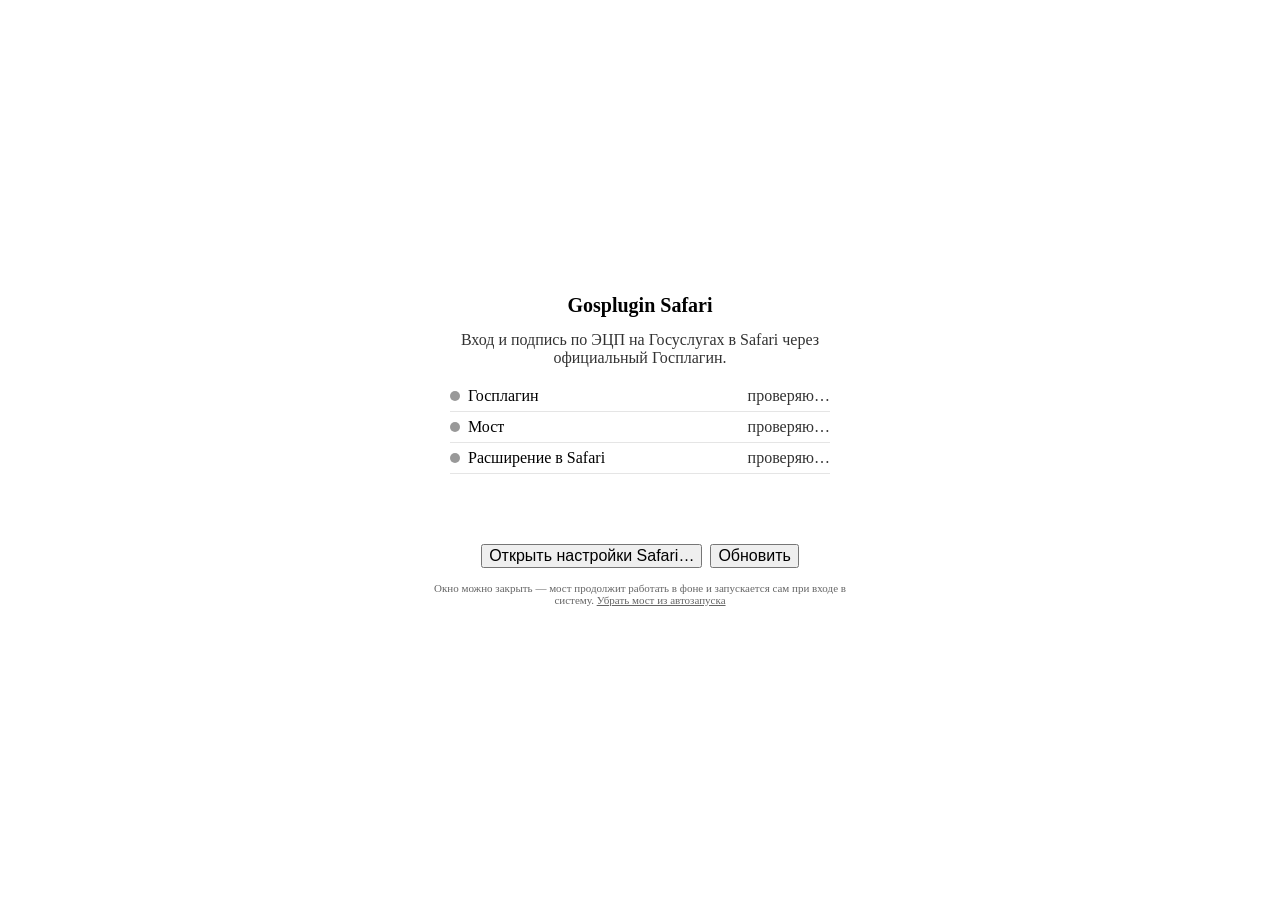
<file: Gosplugin Safari/Gosplugin Safari/Resources/Base.lproj/Main.html>
<!DOCTYPE html>
<html lang="ru">
<head>
    <meta http-equiv="Content-Type" content="text/html; charset=utf-8">
    <meta http-equiv="Content-Security-Policy" content="default-src 'self'">
    <meta name="viewport" content="width=device-width, initial-scale=1, user-scalable=no">
    <link rel="stylesheet" href="../Style.css">
    <script src="../Script.js" defer></script>
</head>
<body>
    <h1>Gosplugin Safari</h1>
    <p class="lead">Вход и подпись по ЭЦП на Госуслугах в Safari через официальный Госплагин.</p>

    <ul class="status">
        <li id="plugin"><span class="dot"></span><span class="label">Госплагин</span><span class="value">проверяю…</span></li>
        <li id="bridge"><span class="dot"></span><span class="label">Мост</span><span class="value">проверяю…</span></li>
        <li id="extension"><span class="dot"></span><span class="label">Расширение в Safari</span><span class="value">проверяю…</span></li>
    </ul>

    <p class="hint" id="hint"></p>

    <div class="buttons">
        <button class="primary" id="open">Открыть настройки Safari…</button>
        <button id="refresh">Обновить</button>
    </div>
    <p class="small">Окно можно закрыть — мост продолжит работать в фоне и запускается сам при входе в систему.
        <a href="#" id="uninstall">Убрать мост из автозапуска</a></p>
</body>
</html>
</file>
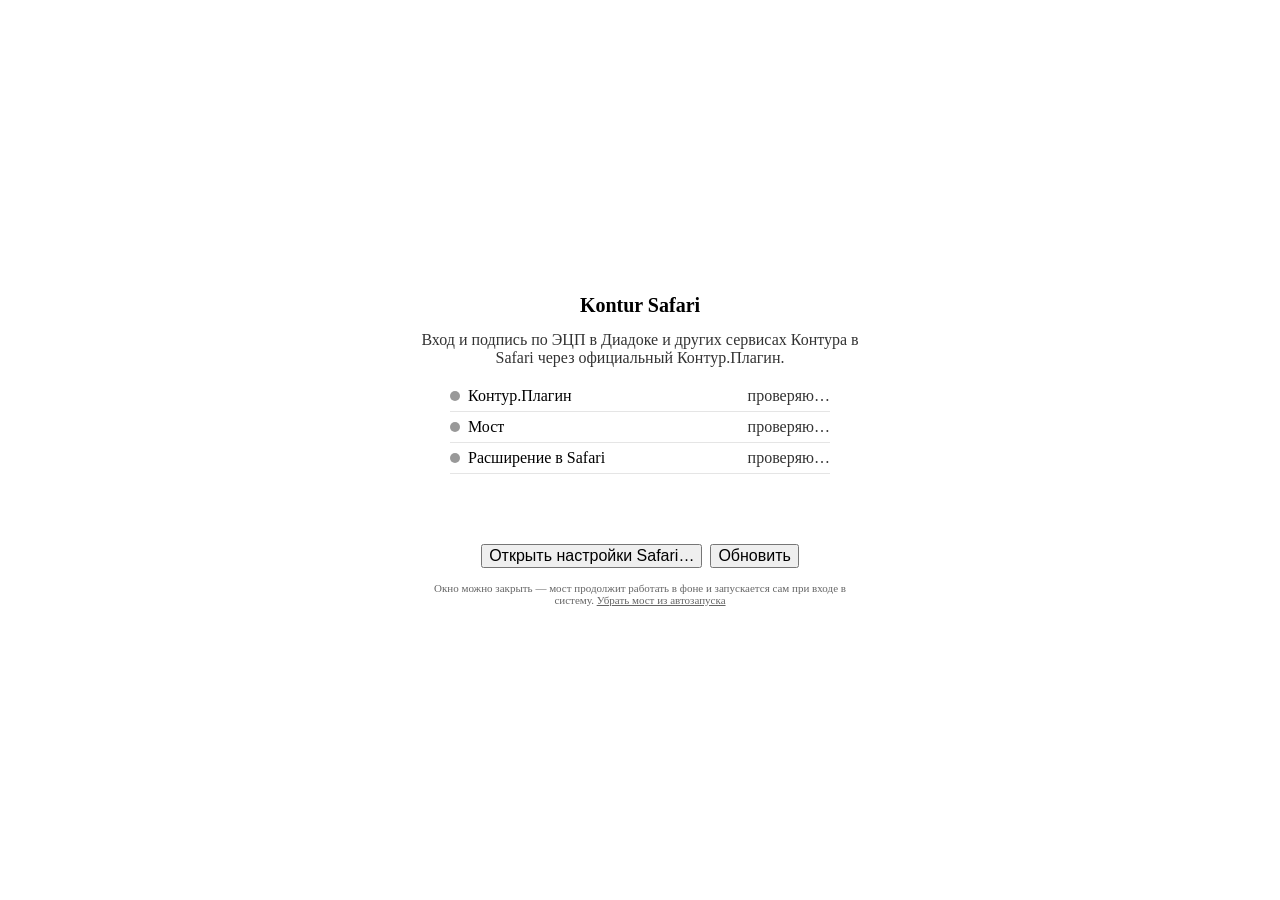
<file: Kontur Safari/Kontur Safari/Resources/Base.lproj/Main.html>
<!DOCTYPE html>
<html lang="ru">
<head>
    <meta http-equiv="Content-Type" content="text/html; charset=utf-8">
    <meta http-equiv="Content-Security-Policy" content="default-src 'self'">
    <meta name="viewport" content="width=device-width, initial-scale=1, user-scalable=no">
    <link rel="stylesheet" href="../Style.css">
    <script src="../Script.js" defer></script>
</head>
<body>
    <h1>Kontur Safari</h1>
    <p class="lead">Вход и подпись по ЭЦП в Диадоке и других сервисах Контура в Safari через официальный Контур.Плагин.</p>

    <ul class="status">
        <li id="plugin"><span class="dot"></span><span class="label">Контур.Плагин</span><span class="value">проверяю…</span></li>
        <li id="bridge"><span class="dot"></span><span class="label">Мост</span><span class="value">проверяю…</span></li>
        <li id="extension"><span class="dot"></span><span class="label">Расширение в Safari</span><span class="value">проверяю…</span></li>
    </ul>

    <p class="hint" id="hint"></p>

    <div class="buttons">
        <button class="primary" id="open">Открыть настройки Safari…</button>
        <button id="refresh">Обновить</button>
    </div>
    <p class="small">Окно можно закрыть — мост продолжит работать в фоне и запускается сам при входе в систему.
        <a href="#" id="uninstall">Убрать мост из автозапуска</a></p>
</body>
</html>
</file>
<file: CryptoPro Safari/CryptoPro Safari Extension/Resources/popup.css>
body {
    width: 280px;
    /*background-color: #F9FAFB;*/
    background: radial-gradient(
            420px 260px at 100% 0%,
            #EEF2F7 0%,
            #F9FAFB 60%,
            #F9FAFB 100%
    );
    font-family: Arial, 'Liberation Sans', Arimo, Roboto, sans-serif;
    font-size: 12px;
    margin: 0;
}

/* --- Логотип --- */
section.product {
    margin: 15px 8px 0;
    display: flex;
    align-items: center;
}
.product img.logo {
    display: block;
    width: 80px;
    height: 50px;
    margin-top: 9px;
}
.product .vertical-line {
    height: 50px;
    border-left: 2px solid #000;
}
.product .name {
    padding-left: 12px;
    font-weight: 600;
}
.name-company {
    display: block;
    width: 100%;
    font-size: 18px;
}
.name-product {
    display: block;
    width: 100%;
    font-size: 14px;
    color: #575757;
}

/* --- Строка статуса состояния плагина --- */
section.status {
    margin: 16px 0 12px;
    padding: 1px 0 2px;
    font-size: 11px;
    text-align: center;
    border-top: 1px solid #E5E8EC;
    border-bottom: 1px solid #E5E8EC;
    background: #f2f2f2;
    color: #6b7280;
}
.status.active {}
.status.notactive {}
.status.error {}

/* --- Кнопки основных ссылок --- */
section.links {
    margin: 16px 12px;
}
.links .link {
    display: flex;
    align-items: center;
    text-decoration: none;
    font-weight: 600;
}
.link-btn {
    justify-content: center;
    padding: 12px 14px;
    margin: 2px 4px;
    line-height: 1;
    white-space: nowrap;
    cursor: pointer;
    text-decoration: none;
    color: #0050a0;
    background: #FFFFFF;
    border: 1px solid #E5E8EC;
    border-radius: 8px;
    transition: background-color .15s ease, border-color .15s ease, color .15s ease;
    user-select: none;
}
.link-btn:hover {
    background: #F3F7FC;
    border-color: #C6D6EA;
    color: #003366;
}
.links.inline {
    display: flex;
    justify-content: space-evenly;
}
.inline .link {
    color: #6b7280;
    font-weight: 600;
    padding: 0 8px;
}
.inline .link:hover {
    color: #0050a0;
}
.link svg {
    margin-right: 4px;
}

/* --- Комментарии при ошибке --- */
section.comments {
    margin: 16px 12px;
    text-align: center;
}
.comments div {
    margin-top: 16px;
}
.comments .text-red {
    color: #f03c28;
}
.comments .text-primary {
    color: #0050a0;
}
.comments .text-gray {
    color: #555555;
}

/* --- Версия расширения --- */
footer {
    border-top: 1px solid #E5E8EC;
    background: #f2f2f2;
    padding: 4px 8px;font-size:9px;
    color:#6b7280;
    text-align: right;
}
</file>
<file: CryptoPro Safari/CryptoPro Safari/Resources/Style.css>
* { -webkit-user-select: none; user-select: none; cursor: default; }
:root { color-scheme: light dark; --spacing: 14px; }
html { height: 100%; }
body {
    display: flex; flex-direction: column; align-items: center; justify-content: center;
    gap: var(--spacing); margin: 0 calc(var(--spacing) * 2); height: 100%;
    font: -apple-system-short-body; text-align: center;
}
h1 { font: -apple-system-headline; font-size: 20px; margin: 0; }
p { margin: 0; }
.lead { opacity: .8; max-width: 440px; }
.status { list-style: none; padding: 0; margin: 0; width: 100%; max-width: 380px; }
.status li { display: flex; align-items: center; gap: 8px; padding: 6px 0; border-bottom: 1px solid rgba(127,127,127,.2); }
.status .label { flex: 1; text-align: left; }
.status .value { opacity: .8; }
.dot { width: 10px; height: 10px; border-radius: 50%; background: #999; }
.ok .dot { background: #34c759; }
.bad .dot { background: #ff3b30; }
.hint { min-height: 2.6em; max-width: 440px; }
.buttons { display: flex; gap: 8px; }
button { font-size: 1em; }
.small { font-size: 11px; opacity: .6; max-width: 440px; }
.small a { color: inherit; cursor: pointer; }
</file>
<file: Gosplugin Safari/Gosplugin Safari Extension/Resources/popup/fonts.css>
/* Webfont: Lato-Italic */@font-face {
    font-family: 'LatoWeb';
    src: url('../fonts/Lato-Italic.eot'); /* IE9 Compat Modes */
    src: url('../fonts/Lato-Italic.eot?#iefix') format('embedded-opentype'), /* IE6-IE8 */
         url('../fonts/Lato-Italic.woff2') format('woff2'), /* Modern Browsers */
         url('../fonts/Lato-Italic.woff') format('woff'), /* Modern Browsers */
         url('../fonts/Lato-Italic.ttf') format('truetype');
    font-style: italic;
    font-weight: normal;
    text-rendering: optimizeLegibility;
}

/* Webfont: Lato-Regular */@font-face {
    font-family: 'LatoWeb';
    src: url('../fonts/Lato-Regular.eot'); /* IE9 Compat Modes */
    src: url('../fonts/Lato-Regular.eot?#iefix') format('embedded-opentype'), /* IE6-IE8 */
         url('../fonts/Lato-Regular.woff2') format('woff2'), /* Modern Browsers */
         url('../fonts/Lato-Regular.woff') format('woff'), /* Modern Browsers */
         url('../fonts/Lato-Regular.ttf') format('truetype');
    font-style: normal;
    font-weight: normal;
    text-rendering: optimizeLegibility;
}
</file>
<file: Gosplugin Safari/Gosplugin Safari/Resources/Style.css>
* { -webkit-user-select: none; user-select: none; cursor: default; }
:root { color-scheme: light dark; --spacing: 14px; }
html { height: 100%; }
body {
    display: flex; flex-direction: column; align-items: center; justify-content: center;
    gap: var(--spacing); margin: 0 calc(var(--spacing) * 2); height: 100%;
    font: -apple-system-short-body; text-align: center;
}
h1 { font: -apple-system-headline; font-size: 20px; margin: 0; }
p { margin: 0; }
.lead { opacity: .8; max-width: 440px; }
.status { list-style: none; padding: 0; margin: 0; width: 100%; max-width: 380px; }
.status li { display: flex; align-items: center; gap: 8px; padding: 6px 0; border-bottom: 1px solid rgba(127,127,127,.2); }
.status .label { flex: 1; text-align: left; }
.status .value { opacity: .8; }
.dot { width: 10px; height: 10px; border-radius: 50%; background: #999; }
.ok .dot { background: #34c759; }
.bad .dot { background: #ff3b30; }
.hint { min-height: 2.6em; max-width: 440px; }
.buttons { display: flex; gap: 8px; }
button { font-size: 1em; }
.small { font-size: 11px; opacity: .6; max-width: 440px; }
.small a { color: inherit; cursor: pointer; }
</file>
<file: Kontur Safari/Kontur Safari/Resources/Style.css>
* { -webkit-user-select: none; user-select: none; cursor: default; }
:root { color-scheme: light dark; --spacing: 14px; }
html { height: 100%; }
body {
    display: flex; flex-direction: column; align-items: center; justify-content: center;
    gap: var(--spacing); margin: 0 calc(var(--spacing) * 2); height: 100%;
    font: -apple-system-short-body; text-align: center;
}
h1 { font: -apple-system-headline; font-size: 20px; margin: 0; }
p { margin: 0; }
.lead { opacity: .8; max-width: 440px; }
.status { list-style: none; padding: 0; margin: 0; width: 100%; max-width: 380px; }
.status li { display: flex; align-items: center; gap: 8px; padding: 6px 0; border-bottom: 1px solid rgba(127,127,127,.2); }
.status .label { flex: 1; text-align: left; }
.status .value { opacity: .8; }
.dot { width: 10px; height: 10px; border-radius: 50%; background: #999; }
.ok .dot { background: #34c759; }
.bad .dot { background: #ff3b30; }
.hint { min-height: 2.6em; max-width: 440px; }
.buttons { display: flex; gap: 8px; }
button { font-size: 1em; }
.small { font-size: 11px; opacity: .6; max-width: 440px; }
.small a { color: inherit; cursor: pointer; }
</file>
